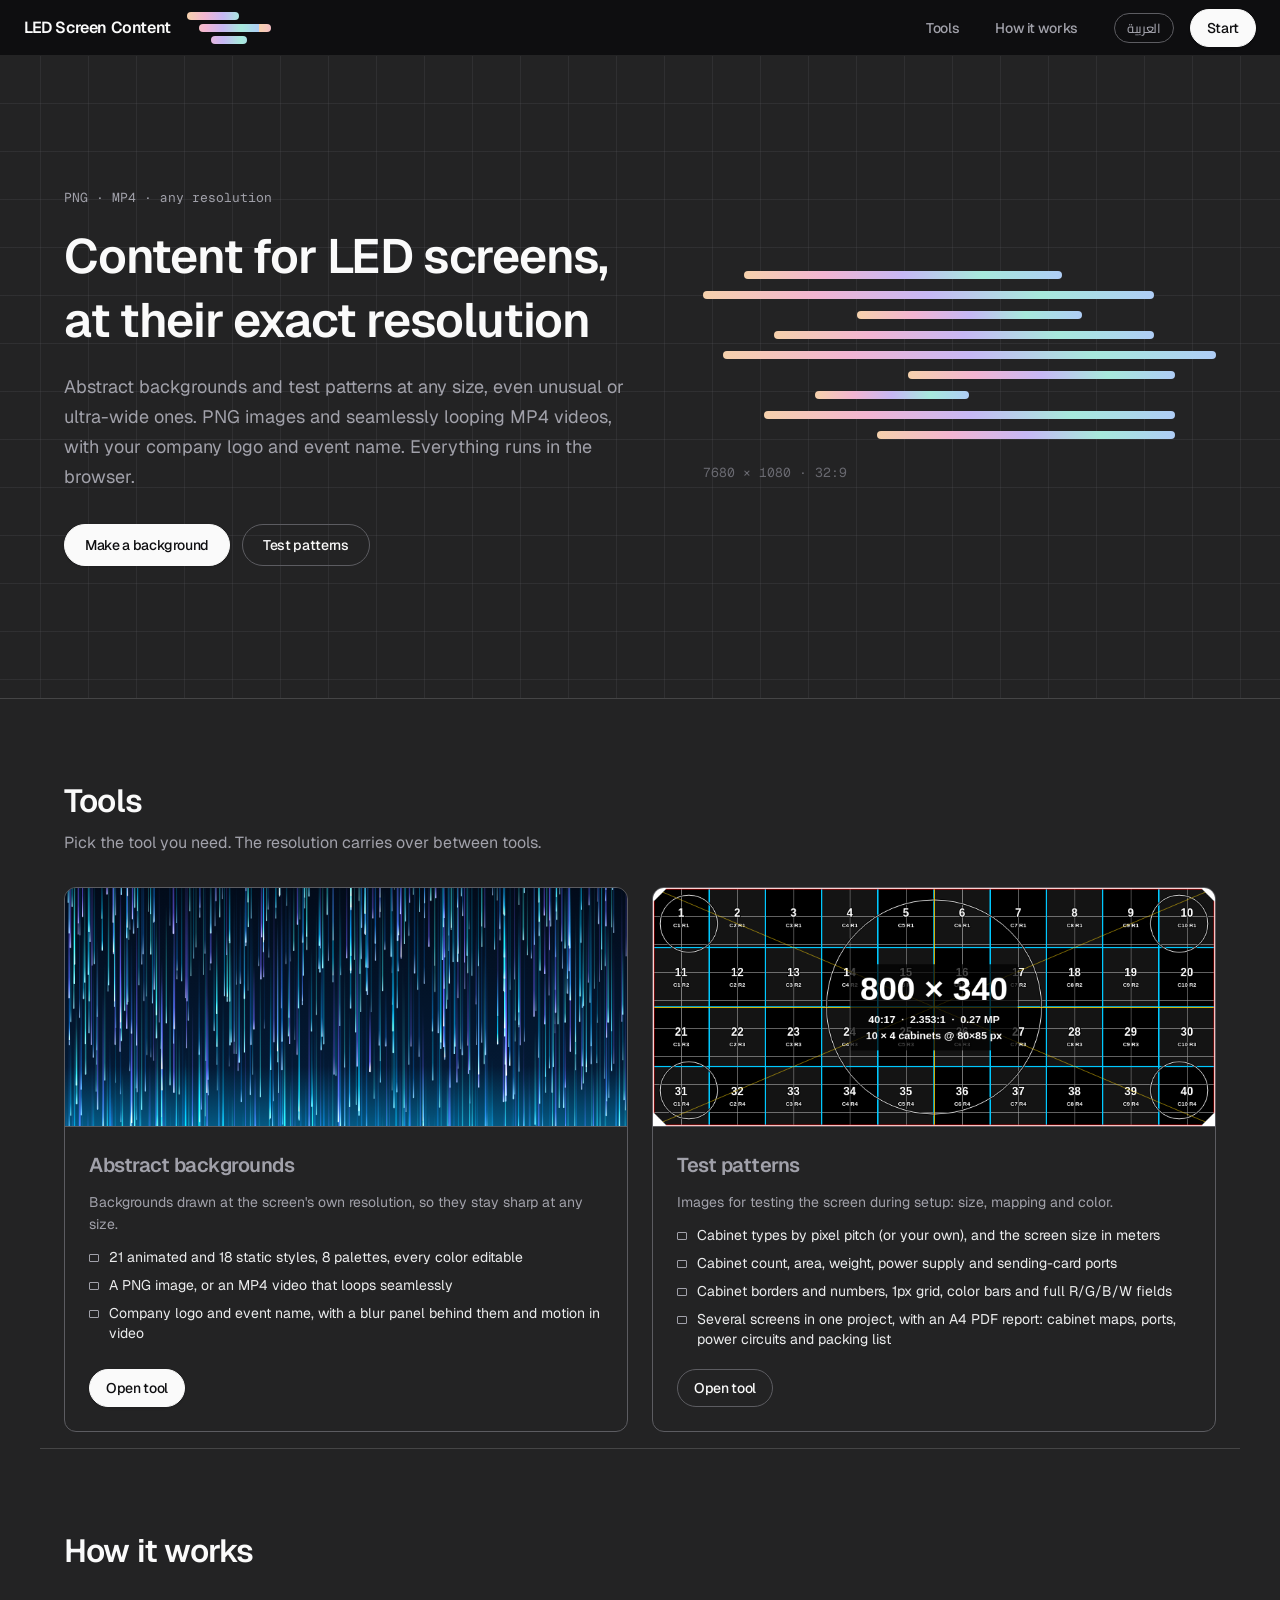
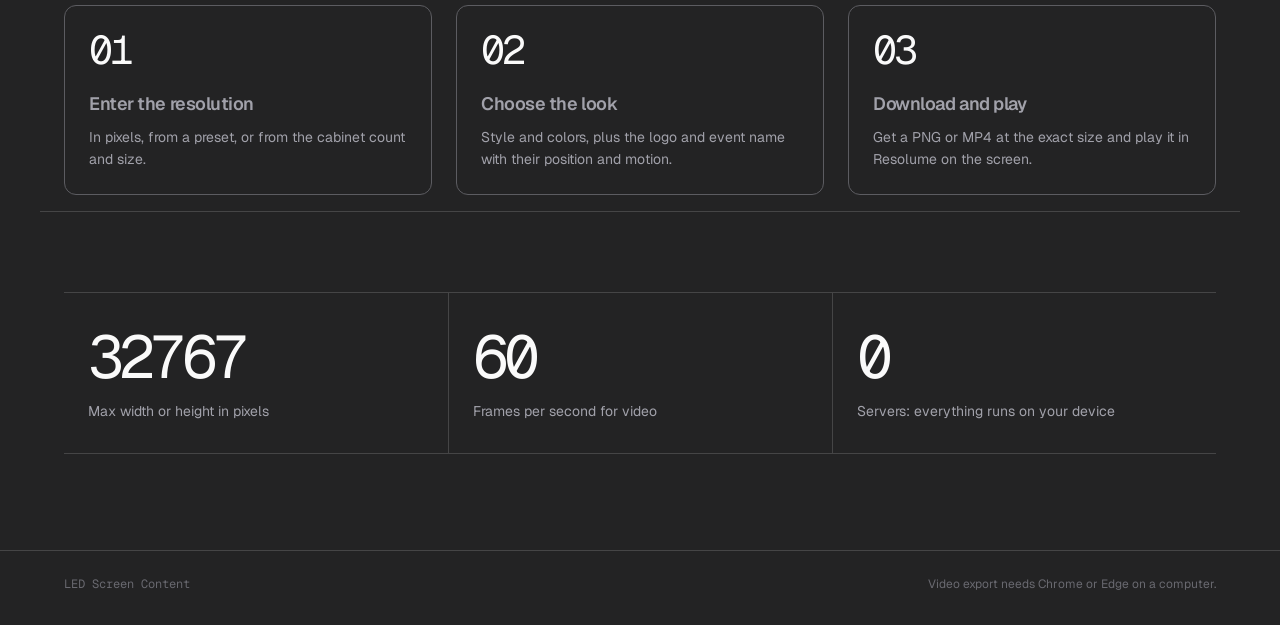
<file: index.html>
<!doctype html>
<html lang="en" dir="ltr">
<head>
  <meta charset="utf-8">
  <meta name="viewport" content="width=device-width, initial-scale=1">
  <title data-i18n="home.docTitle">LED Screen Content</title>
  <meta name="description" data-i18n-content="home.desc" content="Tools for making LED screen content at any resolution: abstract background images and videos, and test patterns.">
  <script>
    // links shared before the home page existed pointed at index.html with the
    // backgrounds settings in the hash: send them on to the backgrounds tool
    if (/(^#|&)(w|style|pal|cabOn)=/.test(location.hash)) location.replace('abstract.html' + location.hash);
  </script>
  <script src="i18n.js"></script>
  <link rel="preconnect" href="https://fonts.googleapis.com">
  <link rel="preconnect" href="https://fonts.gstatic.com" crossorigin>
  <link rel="stylesheet" href="https://fonts.googleapis.com/css2?family=Cairo:wght@400;500;600;700&family=Geist:wght@400;500;600;700&family=Geist+Mono:wght@400;500&display=swap">
  <link rel="stylesheet" href="style.css">
</head>
<body class="home">
  <header class="topbar">
    <a class="brand" href="index.html" aria-label="Home" data-i18n-aria="nav.home">
      <h1>LED Screen Content</h1>
      <span class="aurora" aria-hidden="true"><i></i><i></i><i></i></span>
    </a>
    <nav class="tabs" aria-label="Sections" data-i18n-aria="nav.sections">
      <a href="#tools" data-i18n="home.navTools">Tools</a>
      <a href="#how" data-i18n="home.navHow">How it works</a>
    </nav>
    <button type="button" class="lang-toggle" data-lang-toggle data-i18n="lang.toggle" data-i18n-aria="lang.toggleAria" aria-label="Switch to Arabic">العربية</button>
    <a class="pill pill-primary pill-sm nav-cta" href="abstract.html" data-i18n="home.start">Start</a>
  </header>

  <main>
    <section class="hero">
      <div class="container hero-inner">
        <div class="hero-copy">
          <p class="eyebrow mono">PNG · MP4 · any resolution</p>
          <h2 class="hero-title"><span data-i18n="home.h1a">Content for LED screens,</span><br><span data-i18n="home.h1b">at their exact resolution</span></h2>
          <p class="lede" data-i18n="home.lede">Abstract backgrounds and test patterns at any size, even unusual or ultra-wide ones. PNG images and seamlessly looping MP4 videos, with your company logo and event name. Everything runs in the browser.</p>
          <div class="cta-row">
            <a class="pill pill-primary" href="abstract.html" data-i18n="home.ctaBg">Make a background</a>
            <a class="pill pill-ghost" href="test-pattern.html" data-i18n="home.ctaTest">Test patterns</a>
          </div>
        </div>
        <div class="hero-art" aria-hidden="true">
          <div class="bars">
            <i style="--w:62%;--o:8%"></i>
            <i style="--w:88%;--o:0%"></i>
            <i style="--w:44%;--o:30%"></i>
            <i style="--w:74%;--o:14%"></i>
            <i style="--w:96%;--o:4%"></i>
            <i style="--w:52%;--o:40%"></i>
            <i style="--w:30%;--o:22%"></i>
            <i style="--w:80%;--o:12%"></i>
            <i style="--w:58%;--o:34%"></i>
          </div>
          <p class="art-label mono">7680 × 1080 · 32:9</p>
        </div>
      </div>
    </section>

    <section id="tools" class="container section">
      <div class="section-head">
        <h2 class="section-title" data-i18n="home.toolsTitle">Tools</h2>
        <p class="section-sub" data-i18n="home.toolsSub">Pick the tool you need. The resolution carries over between tools.</p>
      </div>
      <div class="tool-grid">
        <a class="tool-card" href="abstract.html">
          <canvas class="tool-preview" id="prevAbstract" width="800" height="340" dir="ltr"></canvas>
          <div class="tool-body">
            <h3 data-i18n="home.abTitle">Abstract backgrounds</h3>
            <p data-i18n="home.abDesc">Backgrounds drawn at the screen's own resolution, so they stay sharp at any size.</p>
            <ul class="feats">
              <li data-i18n="home.abF1" id="abF1">Animated and static styles, 8 palettes, every color editable</li>
              <li data-i18n="home.abF2">A PNG image, or an MP4 video that loops seamlessly</li>
              <li data-i18n="home.abF3">Company logo and event name, with a blur panel behind them and motion in video</li>
            </ul>
            <span class="pill pill-primary pill-sm" data-i18n="home.open">Open tool</span>
          </div>
        </a>
        <a class="tool-card" href="test-pattern.html">
          <canvas class="tool-preview" id="prevTest" width="800" height="340" dir="ltr"></canvas>
          <div class="tool-body">
            <h3 data-i18n="home.tpTitle">Test patterns</h3>
            <p data-i18n="home.tpDesc">Images for testing the screen during setup: size, mapping and color.</p>
            <ul class="feats">
              <li data-i18n="home.tpF1">Cabinet types by pixel pitch (or your own), and the screen size in meters</li>
              <li data-i18n="home.tpF2">Cabinet count, area, weight, power supply and sending-card ports</li>
              <li data-i18n="home.tpF3">Cabinet borders and numbers, 1px grid, color bars and full R/G/B/W fields</li>
              <li data-i18n="home.tpF4">Several screens in one project, with an A4 PDF report: cabinet maps, ports, power circuits and packing list</li>
            </ul>
            <span class="pill pill-ghost pill-sm" data-i18n="home.open">Open tool</span>
          </div>
        </a>
      </div>
    </section>

    <section id="how" class="container section">
      <div class="section-head">
        <h2 class="section-title" data-i18n="home.howTitle">How it works</h2>
      </div>
      <ol class="steps">
        <li class="step">
          <span class="step-num mono">01</span>
          <h3 data-i18n="home.s1">Enter the resolution</h3>
          <p data-i18n="home.s1d">In pixels, from a preset, or from the cabinet count and size.</p>
        </li>
        <li class="step">
          <span class="step-num mono">02</span>
          <h3 data-i18n="home.s2">Choose the look</h3>
          <p data-i18n="home.s2d">Style and colors, plus the logo and event name with their position and motion.</p>
        </li>
        <li class="step">
          <span class="step-num mono">03</span>
          <h3 data-i18n="home.s3">Download and play</h3>
          <p data-i18n="home.s3d">Get a PNG or MP4 at the exact size and play it in Resolume on the screen.</p>
        </li>
      </ol>
    </section>

    <section class="container section">
      <dl class="stats">
        <div class="stat"><dt class="stat-num mono">32767</dt><dd data-i18n="home.stat1">Max width or height in pixels</dd></div>
        <div class="stat"><dt class="stat-num mono">60</dt><dd data-i18n="home.stat2">Frames per second for video</dd></div>
        <div class="stat"><dt class="stat-num mono">0</dt><dd data-i18n="home.stat3">Servers: everything runs on your device</dd></div>
      </dl>
    </section>
  </main>

  <footer class="site-footer">
    <div class="container footer-inner">
      <span class="mono">LED Screen Content</span>
      <span data-i18n="home.footer">Video export needs Chrome or Edge on a computer.</span>
    </div>
  </footer>

  <script src="generators.js"></script>
  <script src="pattern.js"></script>
  <script src="home.js"></script>
</body>
</html>
</file>
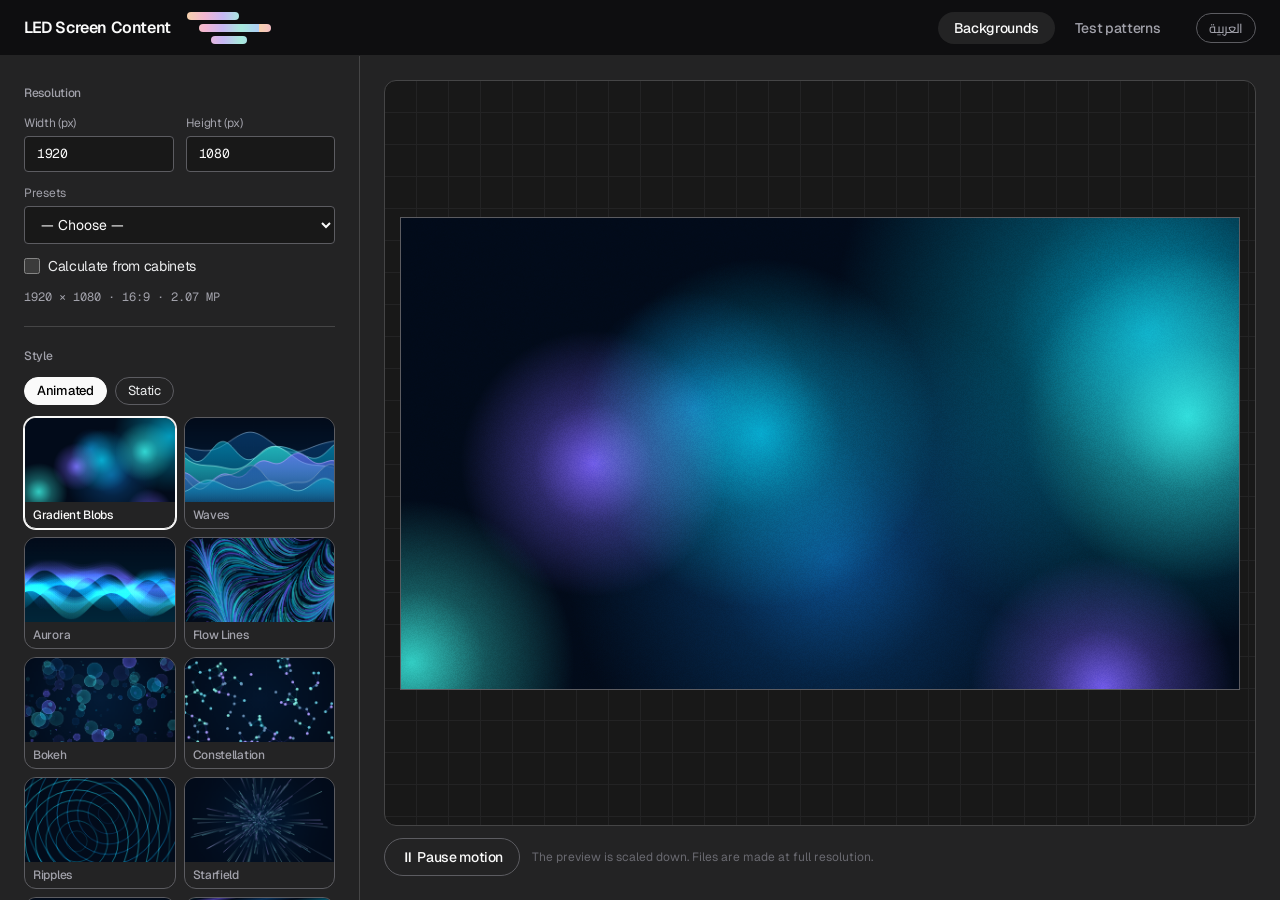
<file: abstract.html>
<!doctype html>
<html lang="en" dir="ltr">
<head>
  <meta charset="utf-8">
  <meta name="viewport" content="width=device-width, initial-scale=1">
  <title data-i18n="ab.docTitle">LED Abstract Backgrounds</title>
  <meta name="description" data-i18n-content="ab.desc" content="Abstract background images and videos for event screens at any resolution.">
  <script src="i18n.js"></script>
  <link rel="preconnect" href="https://fonts.googleapis.com">
  <link rel="preconnect" href="https://fonts.gstatic.com" crossorigin>
  <link rel="stylesheet" href="https://fonts.googleapis.com/css2?family=Almarai:wght@400;700;800&family=Cairo:wght@400;500;600;700;900&family=Geist:wght@400;500;600;700&family=Geist+Mono:wght@400;500&family=Montserrat:wght@400;700;900&family=Tajawal:wght@400;700;900&display=swap">
  <link rel="stylesheet" href="style.css">
</head>
<body>
  <header class="topbar">
    <a class="brand" href="index.html" aria-label="Home" data-i18n-aria="nav.home">
      <h1>LED Screen Content</h1>
      <span class="aurora" aria-hidden="true"><i></i><i></i><i></i></span>
    </a>
    <nav class="tabs" aria-label="Sections" data-i18n-aria="nav.sections">
      <a href="abstract.html" aria-current="page" data-i18n="nav.abstract">Backgrounds</a>
      <a href="test-pattern.html" id="otherTab" data-i18n="nav.test">Test patterns</a>
    </nav>
    <button type="button" class="lang-toggle" data-lang-toggle data-i18n="lang.toggle" data-i18n-aria="lang.toggleAria" aria-label="Switch to Arabic">العربية</button>
  </header>

  <main class="layout">
    <aside class="panel" id="controls">

      <section>
        <h2 data-i18n="res.title">Resolution</h2>
        <div class="row">
          <label><span data-i18n="res.w">Width (px)</span><input type="number" id="w" min="1" step="1" value="1920"></label>
          <label><span data-i18n="res.h">Height (px)</span><input type="number" id="h" min="1" step="1" value="1080"></label>
        </div>
        <label><span data-i18n="res.presets">Presets</span><select id="preset"></select></label>
        <label class="check"><input type="checkbox" id="cabOn"> <span data-i18n="res.cab">Calculate from cabinets</span></label>
        <div id="cabFields" class="cab-fields" hidden>
          <label><span data-i18n="panel.label">Cabinet type (pixel pitch)</span>
            <select id="panel"></select>
          </label>
          <div class="row btns cab-btns">
            <button type="button" id="cabAdd" class="ghost" data-i18n="cab.add">New cabinet type</button>
            <button type="button" id="cabDel" class="ghost" hidden data-i18n="cab.del">Delete this type</button>
          </div>
          <div id="cabForm" class="cab-form" hidden>
            <label><span data-i18n="ct.name">Name</span><input type="text" id="ctName" maxlength="40" placeholder="e.g. Absen PL2.5" data-i18n-ph="ct.namePh"></label>
            <div class="row">
              <label><span data-i18n="ct.mmW">Width (mm)</span><input type="number" id="ctMmW" min="1" step="0.1"></label>
              <label><span data-i18n="ct.mmH">Height (mm)</span><input type="number" id="ctMmH" min="1" step="0.1"></label>
            </div>
            <div class="row">
              <label><span data-i18n="cab.w">Cabinet width (px)</span><input type="number" id="ctPxW" min="1"></label>
              <label><span data-i18n="cab.h">Cabinet height (px)</span><input type="number" id="ctPxH" min="1"></label>
            </div>
            <div class="row">
              <label><span data-i18n="cab.kg">Weight per cabinet (kg)</span><input type="number" id="ctKg" min="0" step="0.1"></label>
              <label><span data-i18n="cab.watt">Max power per cabinet (W)</span><input type="number" id="ctWatt" min="0"></label>
            </div>
            <div class="row btns">
              <button type="button" id="ctSave" data-i18n="ct.save">Save type</button>
              <button type="button" id="ctCancel" class="ghost" data-i18n="ct.cancel">Cancel</button>
            </div>
            <p class="physical err" id="ctMsg" role="status"></p>
          </div>
                    <div class="row">
              <label><span data-i18n="scr.w">Screen width (m)</span><input type="number" id="scrW" min="0" step="0.01" inputmode="decimal"></label>
              <label><span data-i18n="scr.h">Screen height (m)</span><input type="number" id="scrH" min="0" step="0.01" inputmode="decimal"></label>
            </div>
            <p class="physical scr-note" id="scrNote" data-i18n="scr.needPanel" hidden>Choose a cabinet type to enter the screen size in meters.</p>
            <div class="row">
              <label><span data-i18n="cab.cols">Columns</span><input type="number" id="cabCols" min="1" value="12"></label>
              <label><span data-i18n="cab.rows">Rows</span><input type="number" id="cabRows" min="1" value="4"></label>
            </div>
            <div class="row">
              <label><span data-i18n="cab.w">Cabinet width (px)</span><input type="number" id="cabW" min="1" value="192"></label>
              <label><span data-i18n="cab.h">Cabinet height (px)</span><input type="number" id="cabH" min="1" value="192"></label>
            </div>
            <div class="row">
              <label><span data-i18n="cab.kg">Weight per cabinet (kg)</span><input type="number" id="cabKg" min="0" step="0.1" value="7.5"></label>
              <label><span data-i18n="cab.watt">Max power per cabinet (W)</span><input type="number" id="cabWatt" min="0" value="180"></label>
            </div>
        </div>
        <div class="summary" id="summary" hidden></div>
        <p class="meta" id="meta"></p>
        <p class="warn" id="warn" hidden></p>
      </section>

      <section>
        <h2 data-i18n="ab.style">Style</h2>
        <div class="seg kind-seg" id="kindSeg" role="radiogroup" aria-label="Style type" data-i18n-aria="ab.kindAria">
          <label><input type="radio" name="kind" value="animated" checked><span data-i18n="ab.kindAnimated">Animated</span></label>
          <label><input type="radio" name="kind" value="static"><span data-i18n="ab.kindStatic">Static</span></label>
        </div>
        <div class="styles" id="styles"></div>
        <p class="note" id="kindNote" hidden></p>
      </section>

      <section>
        <h2 data-i18n="ab.colors">Colors</h2>
        <div class="palettes" id="palettes"></div>
        <div class="colors" id="colors" dir="ltr">
          <input type="color" data-i="0" aria-label="Background color" data-i18n-aria="ab.colorBg">
          <input type="color" data-i="1" aria-label="Color 1" data-i18n-aria="ab.color1">
          <input type="color" data-i="2" aria-label="Color 2" data-i18n-aria="ab.color2">
          <input type="color" data-i="3" aria-label="Color 3" data-i18n-aria="ab.color3">
          <input type="color" data-i="4" aria-label="Color 4" data-i18n-aria="ab.color4">
        </div>
        <p class="note" data-i18n="ab.firstBg">The first color is the background.</p>
      </section>

      <section>
        <h2 data-i18n="ab.shape">Shape</h2>
        <button type="button" id="reseed" class="ghost wide" data-i18n="ab.reseed">🎲 New layout</button>
        <label><span data-i18n="ab.density">Density</span>
          <input type="range" id="density" min="0" max="1" step="0.05" value="0.5">
        </label>
        <div id="staticOpts" hidden>
          <label><span data-i18n="ab.scale">Size of shapes</span>
            <input type="range" id="scale" min="0" max="1" step="0.05" value="0.5">
          </label>
          <label><span data-i18n="ab.glow">Light</span>
            <input type="range" id="glow" min="0" max="1" step="0.05" value="0.5">
          </label>
        </div>
        <label class="check"><input type="checkbox" id="grain" checked> <span data-i18n="ab.grain">Light grain (reduces banding on the screen)</span></label>
      </section>

      <section>
        <h2 data-i18n="ab.logo">Company logo</h2>
        <label class="drop" id="logoDrop">
          <input type="file" id="logoFile" accept=".svg,.png,.webp,.jpg,.jpeg,image/svg+xml,image/png,image/webp,image/jpeg">
          <span id="logoDropText">Choose an SVG or PNG file, or drop it here</span>
        </label>
        <div id="logoControls" hidden>
          <div class="logo-head">
            <img id="logoThumb" alt="">
            <div class="grow">
              <div id="logoName" class="logo-name"></div>
              <div id="logoPx" class="note"></div>
            </div>
            <button type="button" id="logoRemove" class="ghost small" data-i18n="ab.remove">Remove</button>
          </div>
          <p class="warn" id="logoWarn" hidden></p>
          <label><span data-i18n="ab.sizeOfH">Size (of screen height)</span> <output id="logoSizeOut"></output>
            <input type="range" id="logoSize" min="0.03" max="1" step="0.01" value="0.25">
          </label>
          <div class="pos-wrap">
            <div class="pos-grid" id="logoPos" dir="ltr" role="group" aria-label="Logo position" data-i18n-aria="ab.logoPos">
              <button type="button" data-a="tl" aria-label="Top left" data-i18n-aria="pos.tl">↖</button>
              <button type="button" data-a="t" aria-label="Top" data-i18n-aria="pos.t">↑</button>
              <button type="button" data-a="tr" aria-label="Top right" data-i18n-aria="pos.tr">↗</button>
              <button type="button" data-a="l" aria-label="Left" data-i18n-aria="pos.l">←</button>
              <button type="button" data-a="c" aria-label="Center" data-i18n-aria="pos.c">●</button>
              <button type="button" data-a="r" aria-label="Right" data-i18n-aria="pos.r">→</button>
              <button type="button" data-a="bl" aria-label="Bottom left" data-i18n-aria="pos.bl">↙</button>
              <button type="button" data-a="b" aria-label="Bottom" data-i18n-aria="pos.b">↓</button>
              <button type="button" data-a="br" aria-label="Bottom right" data-i18n-aria="pos.br">↘</button>
            </div>
            <p class="note" data-i18n="ab.logoDragHint">Pick a position, or drag the logo on the preview.</p>
          </div>
          <label><span data-i18n="ab.margin">Distance from edge</span>
            <input type="range" id="logoMargin" min="0" max="0.25" step="0.005" value="0.05">
          </label>
          <label><span data-i18n="ab.opacity">Opacity</span>
            <input type="range" id="logoOpacity" min="0.1" max="1" step="0.05" value="1">
          </label>
          <label><span data-i18n="bd.panel">Glass panel behind</span>
            <select id="logoBd">
              <option value="off" data-i18n="bd.off">Off</option>
              <option value="box" data-i18n="bd.box">Around it</option>
              <option value="band" data-i18n="bd.band">Full-width band</option>
            </select>
          </label>
          <div id="logoBdOpts" class="bd-opts" hidden>
            <label><span data-i18n="bd.blur">Blur</span><input type="range" id="logoBlur" min="0" max="1" step="0.05"></label>
            <label><span data-i18n="bd.dim">Darken</span><input type="range" id="logoDim" min="0" max="1" step="0.05"></label>
            <label><span data-i18n="bd.shine">Glass shine</span><input type="range" id="logoShine" min="0" max="1" step="0.05"></label>
            <div class="row">
              <label><span data-i18n="bd.fade">Fade out</span>
                <select id="logoFade">
                  <option value="none" data-i18n="bd.fNone">No fade</option>
                  <option value="all" data-i18n="bd.fAll">All edges</option>
                  <option value="t" data-i18n="bd.fT">Top</option>
                  <option value="b" data-i18n="bd.fB">Bottom</option>
                  <option value="l" data-i18n="bd.fL">Left</option>
                  <option value="r" data-i18n="bd.fR">Right</option>
                  <option value="tb" data-i18n="bd.fTB">Top and bottom</option>
                  <option value="lr" data-i18n="bd.fLR">Left and right</option>
                </select>
              </label>
              <label><span data-i18n="bd.fadeSize">Fade size</span><input type="range" id="logoFadeSize" min="0" max="1" step="0.05"></label>
            </div>
          </div>
          <label><span data-i18n="ab.motion">Motion in video</span><select id="logoAnim"></select></label>
        </div>
      </section>

      <section>
        <h2 data-i18n="ab.event">Event name</h2>
        <label><span data-i18n="ab.mainText">Main text</span><input type="text" id="textTitle" maxlength="200" placeholder="e.g. Innovation Summit 2026" data-i18n-ph="ab.mainPh"></label>
        <label><span data-i18n="ab.sub">Second line (optional)</span><input type="text" id="textSub" maxlength="200" placeholder="e.g. Cairo · 20 November" data-i18n-ph="ab.subPh"></label>
        <div id="textOptions" hidden>
          <div class="row">
            <label><span data-i18n="ab.font">Font</span><select id="textFont"></select></label>
            <label><span data-i18n="ab.weight">Weight</span>
              <select id="textWeight">
                <option value="400" data-i18n="ab.wRegular">Regular</option>
                <option value="700" selected>Bold</option>
                <option value="900">Black</option>
              </select>
            </label>
          </div>
          <label><span data-i18n="ab.sizeOfH">Size (of screen height)</span> <output id="textSizeOut"></output>
            <input type="range" id="textSize" min="0.02" max="0.6" step="0.005" value="0.12">
          </label>
          <div class="pos-wrap">
            <div class="pos-grid" id="textPos" dir="ltr" role="group" aria-label="Text position" data-i18n-aria="ab.textPos">
              <button type="button" data-a="tl" aria-label="Top left" data-i18n-aria="pos.tl">↖</button>
              <button type="button" data-a="t" aria-label="Top" data-i18n-aria="pos.t">↑</button>
              <button type="button" data-a="tr" aria-label="Top right" data-i18n-aria="pos.tr">↗</button>
              <button type="button" data-a="l" aria-label="Left" data-i18n-aria="pos.l">←</button>
              <button type="button" data-a="c" aria-label="Center" data-i18n-aria="pos.c">●</button>
              <button type="button" data-a="r" aria-label="Right" data-i18n-aria="pos.r">→</button>
              <button type="button" data-a="bl" aria-label="Bottom left" data-i18n-aria="pos.bl">↙</button>
              <button type="button" data-a="b" aria-label="Bottom" data-i18n-aria="pos.b">↓</button>
              <button type="button" data-a="br" aria-label="Bottom right" data-i18n-aria="pos.br">↘</button>
            </div>
            <p class="note" data-i18n="ab.textDragHint">Pick a position, or drag the text on the preview.</p>
          </div>
          <label><span data-i18n="ab.margin">Distance from edge</span>
            <input type="range" id="textMargin" min="0" max="0.25" step="0.005" value="0.05">
          </label>
          <div class="row text-row">
            <label class="inline"><span data-i18n="ab.color">Color</span> <input type="color" id="textColor" value="#ffffff"></label>
            <label class="check"><input type="checkbox" id="textShadow" checked> <span data-i18n="ab.shadow">Soft shadow</span></label>
          </div>
          <label><span data-i18n="bd.panel">Glass panel behind</span>
            <select id="textBd">
              <option value="off" data-i18n="bd.off">Off</option>
              <option value="box" data-i18n="bd.box">Around it</option>
              <option value="band" data-i18n="bd.band">Full-width band</option>
            </select>
          </label>
          <div id="textBdOpts" class="bd-opts" hidden>
            <label><span data-i18n="bd.blur">Blur</span><input type="range" id="textBlur" min="0" max="1" step="0.05"></label>
            <label><span data-i18n="bd.dim">Darken</span><input type="range" id="textDim" min="0" max="1" step="0.05"></label>
            <label><span data-i18n="bd.shine">Glass shine</span><input type="range" id="textShine" min="0" max="1" step="0.05"></label>
            <div class="row">
              <label><span data-i18n="bd.fade">Fade out</span>
                <select id="textFade">
                  <option value="none" data-i18n="bd.fNone">No fade</option>
                  <option value="all" data-i18n="bd.fAll">All edges</option>
                  <option value="t" data-i18n="bd.fT">Top</option>
                  <option value="b" data-i18n="bd.fB">Bottom</option>
                  <option value="l" data-i18n="bd.fL">Left</option>
                  <option value="r" data-i18n="bd.fR">Right</option>
                  <option value="tb" data-i18n="bd.fTB">Top and bottom</option>
                  <option value="lr" data-i18n="bd.fLR">Left and right</option>
                </select>
              </label>
              <label><span data-i18n="bd.fadeSize">Fade size</span><input type="range" id="textFadeSize" min="0" max="1" step="0.05"></label>
            </div>
          </div>
          <label><span data-i18n="ab.motion">Motion in video</span><select id="textAnim"></select></label>
          <p class="note" data-i18n="ab.motionNote">Motion shows in the video and in the preview while it plays. PNG images are exported without motion.</p>
        </div>
      </section>

      <section>
        <h2 data-i18n="ab.motionTitle">Motion (for video)</h2>
        <label><span data-i18n="ab.speed">Speed</span>
          <input type="range" id="speed" min="1" max="4" step="1" value="1">
        </label>
        <div class="row">
          <label><span data-i18n="ab.duration">Duration</span>
            <select id="secs">
              <option value="10" data-i18n="ab.s10">10 seconds</option>
              <option value="15" data-i18n="ab.s15">15 seconds</option>
              <option value="30" data-i18n="ab.s30" selected>30 seconds</option>
              <option value="60" data-i18n="ab.s60">60 seconds</option>
            </select>
          </label>
          <label>FPS
            <select id="fps">
              <option>25</option>
              <option selected>30</option>
              <option>50</option>
              <option>60</option>
            </select>
          </label>
        </div>
        <label><span data-i18n="ab.vq">Video quality</span>
          <select id="vq">
            <option value="std" data-i18n="ab.vqStd">Standard (smaller file)</option>
            <option value="high" data-i18n="ab.vqHigh" selected>High</option>
            <option value="max" data-i18n="ab.vqMax">Maximum (big file)</option>
          </select>
        </label>
        <p class="note" data-i18n="ab.vqNote">Thin lines, rain and stars need High or Maximum; smooth gradients look fine at Standard.</p>
        <p class="note" data-i18n="ab.loopNote">The video loops seamlessly: the last frame flows into the first.</p>
      </section>

      <section>
        <h2 data-i18n="ss.title">Screensaver</h2>
        <p class="note" data-i18n="ss.intro">Play this background live and full screen on any computer, at its own resolution, with no file to download.</p>
        <div class="row btns ss-btns">
          <a class="pill pill-ghost pill-sm" id="ssOpen" href="screensaver.html" target="_blank" rel="noopener" data-i18n="ss.open">Open full screen</a>
          <button type="button" class="ghost" id="ssCopy" data-i18n="ss.copy">Copy screensaver link</button>
        </div>
        <details class="howto">
          <summary data-i18n="ss.how">Set it as the screensaver</summary>
          <h3>Windows</h3>
          <ol>
            <li><span data-i18n="ss.win1">Install Lively Wallpaper (free, open source):</span> <a href="https://github.com/rocksdanister/lively" target="_blank" rel="noopener">github.com/rocksdanister/lively</a></li>
            <li data-i18n="ss.win2">In Lively, add a wallpaper and paste the screensaver link.</li>
            <li data-i18n="ss.win3">Open Lively's Settings → Screensaver and follow the steps.</li>
          </ol>
          <h3>Mac</h3>
          <ol>
            <li><span data-i18n="ss.mac1">Install WebViewScreenSaver (free, open source):</span> <a href="https://github.com/liquidx/webviewscreensaver" target="_blank" rel="noopener">github.com/liquidx/webviewscreensaver</a></li>
            <li data-i18n="ss.mac2">Open System Settings → Screen Saver and choose WebViewScreenSaver.</li>
            <li data-i18n="ss.mac3">Open its Options and add the screensaver link.</li>
          </ol>
          <h3 data-i18n="ss.stillTitle">Still image, no extra app</h3>
          <p data-i18n="ss.still">Download a PNG at your screen size (preset “This screen”), put it in a folder, and choose that folder in the built-in Photos screensaver on Windows or a photo screensaver on Mac.</p>
          <p class="note" data-i18n="ss.logoNote">The event name is part of the link. The logo is saved in this browser only, so screensaver apps won't show it.</p>
        </details>
      </section>

      <section class="actions">
        <button type="button" id="dlPng" class="primary" data-i18n="ab.dlPng">Download PNG image</button>
        <button type="button" id="dlMp4" class="primary alt" data-i18n="ab.dlMp4">Download MP4 video</button>
        <p class="warn" id="logoWarnShort" hidden></p>
        <p class="note" id="videoInfo"></p>
        <div class="progress" id="progress" hidden>
          <div class="bar"><span id="bar"></span></div>
          <div class="row">
            <span id="progressText" class="grow"></span>
            <button type="button" id="cancel" class="ghost" data-i18n="ab.cancel">Cancel</button>
          </div>
        </div>
        <p class="status" id="status" role="status"></p>
      </section>
    </aside>

    <section class="stage">
      <div class="canvas-wrap" id="wrap">
        <canvas id="canvas" dir="ltr"></canvas>
      </div>
      <div class="stage-bar">
        <button type="button" id="play" class="ghost">⏸ Pause motion</button>
        <span class="hint" id="hint" data-i18n="ab.hint">The preview is scaled down. Files are made at full resolution.</span>
      </div>
    </section>
  </main>

  <script src="save.js"></script>
  <script src="vendor/mp4-muxer.js"></script>
  <script src="generators.js"></script>
  <script src="logo.js"></script>
  <script src="text.js"></script>
  <script src="anim.js"></script>
  <script src="backdrop.js"></script>
  <script src="video.js"></script>
  <script src="cabinets.js"></script>
  <script src="abstract.js"></script>
</body>
</html>
</file>
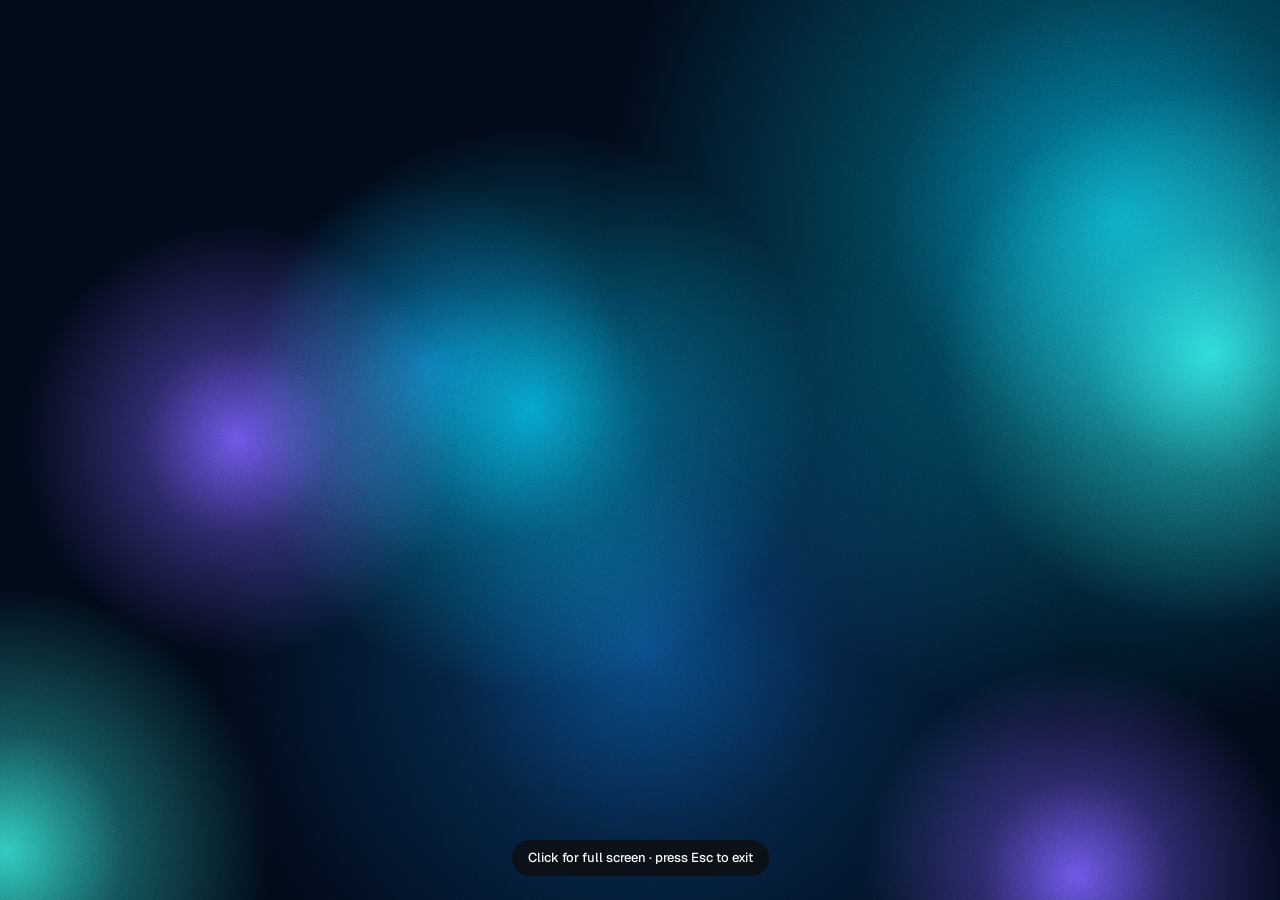
<file: screensaver.html>
<!doctype html>
<html lang="en" dir="ltr">
<head>
  <meta charset="utf-8">
  <meta name="viewport" content="width=device-width, initial-scale=1">
  <title>LED Screen Content — Screensaver</title>
  <meta name="description" content="A full-screen, endlessly looping abstract background for use as a screensaver.">
  <meta name="robots" content="noindex">
  <script src="i18n.js"></script>
  <link rel="preconnect" href="https://fonts.googleapis.com">
  <link rel="preconnect" href="https://fonts.gstatic.com" crossorigin>
  <link rel="stylesheet" href="https://fonts.googleapis.com/css2?family=Almarai:wght@400;700;800&family=Cairo:wght@400;700;900&family=Montserrat:wght@400;700;900&family=Tajawal:wght@400;700;900&family=Geist:wght@400;500&display=swap">
  <style>
    :root { color-scheme: dark; }
    html, body { margin: 0; height: 100%; background: #000; overflow: hidden; }
    body { cursor: none; }
    canvas { display: block; width: 100vw; height: 100vh; }
    .hint {
      position: fixed; inset: auto 0 24px 0; margin: 0 auto; width: max-content; max-width: calc(100vw - 32px);
      padding: 8px 16px; border-radius: 9999px; background: rgba(14, 14, 16, .8); color: #fafafa;
      font: 500 13px/20px "Geist", "Cairo", system-ui, sans-serif; text-align: center;
      transition: opacity .6s; pointer-events: none;
    }
    .hint.gone { opacity: 0; }
  </style>
</head>
<body>
  <canvas id="c" dir="ltr"></canvas>
  <p class="hint" id="hint" data-i18n="ss.pageHint">Click for full screen · press Esc to exit</p>
  <script src="generators.js"></script>
  <script src="logo.js"></script>
  <script src="text.js"></script>
  <script src="anim.js"></script>
  <script src="backdrop.js"></script>
  <script src="screensaver.js"></script>
</body>
</html>
</file>
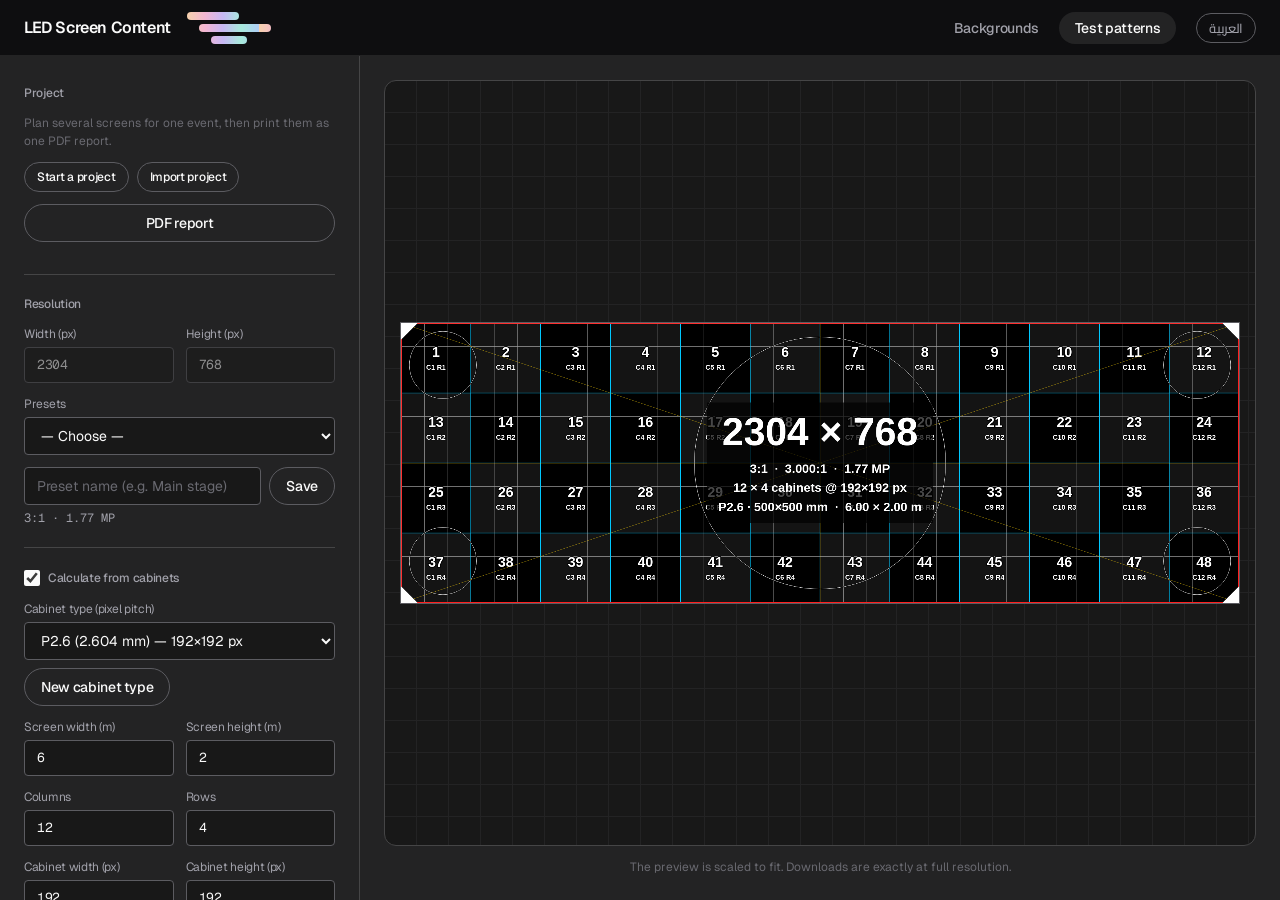
<file: test-pattern.html>
<!doctype html>
<html lang="en" dir="ltr">
<head>
  <meta charset="utf-8">
  <meta name="viewport" content="width=device-width, initial-scale=1">
  <title data-i18n="tp.docTitle">LED Test Pattern</title>
  <meta name="description" data-i18n-content="tp.desc" content="Test-pattern generator for event screens at any resolution.">
  <script src="i18n.js"></script>
  <link rel="preconnect" href="https://fonts.googleapis.com">
  <link rel="preconnect" href="https://fonts.gstatic.com" crossorigin>
  <link rel="stylesheet" href="https://fonts.googleapis.com/css2?family=Cairo:wght@400;500;600;700&family=Geist:wght@400;500;600;700&family=Geist+Mono:wght@400;500&display=swap">
  <link rel="stylesheet" href="style.css">
</head>
<body>
  <header class="topbar">
    <a class="brand" href="index.html" aria-label="Home" data-i18n-aria="nav.home">
      <h1>LED Screen Content</h1>
      <span class="aurora" aria-hidden="true"><i></i><i></i><i></i></span>
    </a>
    <nav class="tabs" aria-label="Sections" data-i18n-aria="nav.sections">
      <a href="abstract.html" id="otherTab" data-i18n="nav.abstract">Backgrounds</a>
      <a href="test-pattern.html" aria-current="page" data-i18n="nav.test">Test patterns</a>
    </nav>
    <button type="button" class="lang-toggle" data-lang-toggle data-i18n="lang.toggle" data-i18n-aria="lang.toggleAria" aria-label="Switch to Arabic">العربية</button>
  </header>

  <main class="layout">
    <aside class="panel" id="controls">

      <section id="project" class="project">
        <h2 data-i18n="pj.title">Project</h2>
        <div id="pjNone">
          <p class="note pj-intro" data-i18n="pj.intro">Plan several screens for one event, then print them as one PDF report.</p>
          <div class="row btns">
            <button type="button" id="pjStart" class="ghost small" data-i18n="pj.start">Start a project</button>
            <button type="button" class="ghost small" data-pj-import data-i18n="pj.import">Import project</button>
          </div>
        </div>
        <div id="pjOn" hidden>
          <label><span data-i18n="pj.name">Project name</span><input type="text" id="pjName" maxlength="120" autocomplete="off"></label>
          <div class="pj-head">
            <span id="pjCount" class="pj-count"></span>
            <span class="pj-move">
              <button type="button" id="pjUp" class="ghost small" aria-label="Move up" data-i18n-aria="pj.up" data-i18n-title="pj.up" title="Move up">↑</button>
              <button type="button" id="pjDown" class="ghost small" aria-label="Move down" data-i18n-aria="pj.down" data-i18n-title="pj.down" title="Move down">↓</button>
            </span>
          </div>
          <div class="pj-list" id="pjList" role="group" aria-label="Screens" data-i18n-aria="pj.screens"></div>
          <div class="pj-tools">
            <button type="button" id="pjAdd" class="ghost small" data-i18n="pj.add">Add screen</button>
            <button type="button" id="pjDup" class="ghost small" data-i18n="pj.dup">Duplicate</button>
            <button type="button" id="pjDel" class="ghost small" data-i18n="pj.del">Delete</button>
          </div>
          <label><span data-i18n="pj.screenName">Name of this screen</span><input type="text" id="pjScreen" maxlength="80" autocomplete="off"></label>
          <div class="row btns pj-file">
            <button type="button" id="pjExport" class="ghost small" data-i18n="pj.export">Export project</button>
            <button type="button" class="ghost small" data-pj-import data-i18n="pj.import">Import project</button>
            <button type="button" id="pjClose" class="ghost small" data-i18n="pj.close">Delete project</button>
          </div>
        </div>
        <button type="button" id="pjReport" class="ghost wide pj-report" data-i18n="pj.report">PDF report</button>
        <input type="file" id="pjFile" accept=".json,application/json" hidden>
        <p class="status pj-msg" id="pjMsg" role="status"></p>
      </section>

      <section>
        <h2 data-i18n="res.title">Resolution</h2>
        <div class="row">
          <label><span data-i18n="res.w">Width (px)</span><input type="number" id="w" min="1" step="1" value="1920"></label>
          <label><span data-i18n="res.h">Height (px)</span><input type="number" id="h" min="1" step="1" value="1080"></label>
        </div>
        <div class="row">
          <label class="grow"><span data-i18n="res.presets">Presets</span>
            <select id="preset"></select>
          </label>
        </div>
        <div class="row btns">
          <input type="text" id="presetName" class="grow" placeholder="Preset name (e.g. Main stage)" data-i18n-ph="tp.presetPh" aria-label="Preset name" data-i18n-aria="tp.presetAria">
          <button type="button" id="savePreset" class="ghost" data-i18n="tp.save">Save</button>
          <button type="button" id="deletePreset" class="ghost" hidden data-i18n="tp.delete">Delete preset</button>
        </div>
        <p class="meta" id="meta"></p>
        <p class="warn" id="warn" hidden></p>
      </section>

      <section>
        <h2>
          <label class="check"><input type="checkbox" id="cabOn" checked> <span data-i18n="res.cab">Calculate from cabinets</span></label>
        </h2>
        <label><span data-i18n="panel.label">Cabinet type (pixel pitch)</span>
          <select id="panel"></select>
        </label>
        <div class="row btns cab-btns">
          <button type="button" id="cabAdd" class="ghost" data-i18n="cab.add">New cabinet type</button>
          <button type="button" id="cabDel" class="ghost" hidden data-i18n="cab.del">Delete this type</button>
        </div>
        <div id="cabForm" class="cab-form" hidden>
          <label><span data-i18n="ct.name">Name</span><input type="text" id="ctName" maxlength="40" placeholder="e.g. Absen PL2.5" data-i18n-ph="ct.namePh"></label>
          <div class="row">
            <label><span data-i18n="ct.mmW">Width (mm)</span><input type="number" id="ctMmW" min="1" step="0.1"></label>
            <label><span data-i18n="ct.mmH">Height (mm)</span><input type="number" id="ctMmH" min="1" step="0.1"></label>
          </div>
          <div class="row">
            <label><span data-i18n="cab.w">Cabinet width (px)</span><input type="number" id="ctPxW" min="1"></label>
            <label><span data-i18n="cab.h">Cabinet height (px)</span><input type="number" id="ctPxH" min="1"></label>
          </div>
          <div class="row">
            <label><span data-i18n="cab.kg">Weight per cabinet (kg)</span><input type="number" id="ctKg" min="0" step="0.1"></label>
            <label><span data-i18n="cab.watt">Max power per cabinet (W)</span><input type="number" id="ctWatt" min="0"></label>
          </div>
          <div class="row btns">
            <button type="button" id="ctSave" data-i18n="ct.save">Save type</button>
            <button type="button" id="ctCancel" class="ghost" data-i18n="ct.cancel">Cancel</button>
          </div>
          <p class="physical err" id="ctMsg" role="status"></p>
        </div>
        <div id="cabFields" class="cab-fields">
          <div class="row">
            <label><span data-i18n="scr.w">Screen width (m)</span><input type="number" id="scrW" min="0" step="0.01" inputmode="decimal"></label>
            <label><span data-i18n="scr.h">Screen height (m)</span><input type="number" id="scrH" min="0" step="0.01" inputmode="decimal"></label>
          </div>
          <p class="physical scr-note" id="scrNote" data-i18n="scr.needPanel" hidden>Choose a cabinet type to enter the screen size in meters.</p>
          <div class="row">
            <label><span data-i18n="cab.cols">Columns</span><input type="number" id="cabCols" min="1" value="12"></label>
            <label><span data-i18n="cab.rows">Rows</span><input type="number" id="cabRows" min="1" value="4"></label>
          </div>
          <div class="row">
            <label><span data-i18n="cab.w">Cabinet width (px)</span><input type="number" id="cabW" min="1" value="192"></label>
            <label><span data-i18n="cab.h">Cabinet height (px)</span><input type="number" id="cabH" min="1" value="192"></label>
          </div>
          <div class="row">
            <label><span data-i18n="cab.kg">Weight per cabinet (kg)</span><input type="number" id="cabKg" min="0" step="0.1" value="7.5"></label>
            <label><span data-i18n="cab.watt">Max power per cabinet (W)</span><input type="number" id="cabWatt" min="0" value="180"></label>
          </div>
          <label class="check"><input type="checkbox" id="cabinets" checked> <span data-i18n="tp.drawCab">Draw cabinet borders and numbers</span></label>
          <div class="row">
            <label><span data-i18n="port.label">Sending-card ports on the image</span>
              <select id="ports">
                <option value="off" data-i18n="port.off">Off</option>
                <option value="rows" data-i18n="port.rows">Horizontal (by rows)</option>
                <option value="cols" data-i18n="port.cols">Vertical (by columns)</option>
              </select>
            </label>
            <label><span data-i18n="port.px">Pixels per port</span><input type="number" id="portPx" min="1" value="655360"></label>
          </div>
        </div>
        <div class="summary" id="summary" hidden></div>
      </section>

      <section>
        <h2 data-i18n="tp.bg">Background</h2>
        <div class="seg" id="bgSeg">
          <label><input type="radio" name="bg" value="black" checked><span data-i18n="bg.black">Black</span></label>
          <label><input type="radio" name="bg" value="solid"><span data-i18n="bg.solid">Color</span></label>
          <label><input type="radio" name="bg" value="bars"><span data-i18n="bg.bars">Color bars</span></label>
          <label><input type="radio" name="bg" value="gray"><span data-i18n="bg.gray">Gray ramp</span></label>
          <label><input type="radio" name="bg" value="rgb"><span data-i18n="bg.rgb">RGB ramp</span></label>
        </div>
        <label class="inline" id="solidWrap"><span data-i18n="tp.bgColor">Background color</span> <input type="color" id="solid" value="#1a2440"></label>
      </section>

      <section>
        <h2 data-i18n="tp.elements">Elements</h2>
        <label class="check"><input type="checkbox" id="grid" checked> <span data-i18n="tp.gridEvery">Grid every</span>
          <input type="number" id="gridStep" min="2" value="64" class="tiny"> px</label>
        <label class="check"><input type="checkbox" id="circles" checked> <span data-i18n="tp.circles">Circles (to check the aspect ratio)</span></label>
        <label class="check"><input type="checkbox" id="cross" checked> <span data-i18n="tp.cross">Crosshair and diagonals</span></label>
        <label class="check"><input type="checkbox" id="border" checked> <span data-i18n="tp.border">1px border and corner arrows</span></label>
        <label class="check"><input type="checkbox" id="info" checked> <span data-i18n="tp.info">Resolution info in the center</span></label>
      </section>

      <section>
        <h2 data-i18n="tp.textTitle">Text on the image</h2>
        <label><span data-i18n="tp.event">Event name</span><input type="text" id="event" placeholder="e.g. Expo 2026" data-i18n-ph="tp.eventPh"></label>
        <label><span data-i18n="tp.screen">Screen name</span><input type="text" id="screen" placeholder="e.g. Main Stage" data-i18n-ph="tp.screenPh"></label>
      </section>

      <section class="actions">
        <button type="button" id="download" class="primary" data-i18n="tp.download">Download PNG</button>
        <button type="button" id="copyLink" class="ghost" data-i18n="tp.copyLink">Copy link with these settings</button>
        <h3 data-i18n="tp.fields">Full color fields (dead pixels / uniformity)</h3>
        <div class="swatches" id="fields">
          <button type="button" data-color="#ff0000" style="--c:#ff0000" title="Red">R</button>
          <button type="button" data-color="#00ff00" style="--c:#00ff00" title="Green">G</button>
          <button type="button" data-color="#0000ff" style="--c:#0000ff" title="Blue">B</button>
          <button type="button" data-color="#ffffff" style="--c:#ffffff" title="White">W</button>
          <button type="button" data-color="#000000" style="--c:#000000" title="Black">K</button>
        </div>
        <p class="status" id="status" role="status"></p>
      </section>
    </aside>

    <section class="stage">
      <div class="canvas-wrap">
        <canvas id="canvas" dir="ltr" width="1920" height="1080"></canvas>
      </div>
      <p class="hint" data-i18n="tp.hint">The preview is scaled to fit. Downloads are exactly at full resolution.</p>
    </section>
  </main>

  <script src="save.js"></script>
  <script src="cabinets.js"></script>
  <script src="project.js"></script>
  <script src="pattern.js"></script>
  <script src="app.js"></script>
</body>
</html>
</file>
<file: style.css>
/* Midnight console theme: one dark-gray world, white as the only action colour,
   hairline borders for structure, and the aurora gradient as pure decoration. */
:root {
  /* colours */
  --color-console-charcoal: #232324;
  --color-bone-white: #fafafa;
  --color-true-black: #000000;
  --color-off-white: #ebeced;
  --color-mute-gray: #a1a1aa;
  --color-wire-gray: #5c5c61;
  --color-recess-black: #181818;
  --color-nav-ink: #0e0e10;
  --color-smoke: #454546;
  --color-ash: #696970;
  --gradient-aurora: linear-gradient(to right, #f6d1ac, #f3b5d2, #c7b8f5, #a7eadc, #afcdf6);

  /* type: Geist for Latin; Arabic glyphs fall back to Cairo */
  --font-sans: "Geist", "Cairo", Inter, system-ui, -apple-system, "Segoe UI", sans-serif;
  --font-mono: "Geist Mono", "Cairo", "JetBrains Mono", ui-monospace, Menlo, Consolas, monospace;
  --tracking: -0.025em;

  /* shape: closed radius scale 4 / 12 / 9999 */
  --radius-sm: 4px;
  --radius-card: 12px;
  --radius-pill: 9999px;
  --shadow-subtle: rgba(0, 0, 0, 0.1) 0px 1px 3px 0px, rgba(0, 0, 0, 0.1) 0px 1px 2px -1px;

  --nav-h: 56px;
  color-scheme: dark;
}

* { box-sizing: border-box; }

html, body { margin: 0; }

body {
  background: var(--color-console-charcoal);
  color: var(--color-bone-white);
  font-family: var(--font-sans);
  font-size: 14px;
  line-height: 20px;
  font-weight: 400;
  min-height: 100vh;
  -webkit-font-smoothing: antialiased;
}

/* Negative tracking only on Latin/numeric text: on Arabic it breaks letter joining. */
.latin, h1, output, .meta, .mono, input[type=number], .style-btn span, .pal-btn span, .pos-grid button {
  letter-spacing: var(--tracking);
  font-feature-settings: "ss01" on, "cv11" on;
}
.mono, .meta { font-family: var(--font-mono); letter-spacing: 0; }

/* ---------- navigation ---------- */
.topbar {
  position: sticky;
  top: 0;
  z-index: 10;
  display: flex;
  align-items: center;
  gap: 16px;
  height: var(--nav-h);
  padding: 0 24px;
  background: var(--color-nav-ink);
  border-bottom: 1px solid var(--color-console-charcoal);
}
.topbar h1 {
  margin: 0;
  font-size: 16px;
  line-height: 24px;
  font-weight: 600;
  white-space: nowrap;
}

/* the one decorative splash of colour: fragmented aurora bars */
.aurora { display: flex; flex-direction: column; gap: 4px; width: 72px; flex: none; }
.aurora i { display: block; height: 8px; border-radius: var(--radius-pill); background: var(--gradient-aurora); background-size: 72px 8px; }
.aurora i:nth-child(1) { width: 52px; }
.aurora i:nth-child(2) { width: 72px; margin-inline-start: 12px; background-position: -12px 0; }
.aurora i:nth-child(3) { width: 36px; margin-inline-start: 24px; background-position: -24px 0; }
[dir=rtl] .aurora i:nth-child(2) { margin-inline-start: 0; margin-inline-end: 12px; }
[dir=rtl] .aurora i:nth-child(3) { margin-inline-start: 0; margin-inline-end: 24px; }
.aurora { direction: ltr; }

.tabs { display: flex; gap: 4px; margin-inline-start: auto; }
.tabs a {
  white-space: nowrap;
  color: var(--color-mute-gray);
  text-decoration: none;
  padding: 6px 16px;
  border-radius: var(--radius-pill);
  font-size: 14px;
  font-weight: 500;
}
.tabs a:hover { color: var(--color-bone-white); }
.tabs a[aria-current="page"] { color: var(--color-bone-white); background: var(--color-console-charcoal); }
.tabs a:focus-visible { outline: 1px solid var(--color-bone-white); outline-offset: 2px; }

/* ---------- layout ---------- */
.layout {
  display: grid;
  grid-template-columns: 360px 1fr;
  min-height: calc(100vh - var(--nav-h));
}

.panel {
  border-inline-end: 1px solid var(--color-smoke);
  padding: 8px 24px 32px;
  overflow-y: auto;
  max-height: calc(100vh - var(--nav-h));
  position: sticky;
  top: var(--nav-h);
}

section { padding: 20px 0; border-bottom: 1px solid var(--color-smoke); }
section:last-child { border-bottom: 0; }

h2 {
  margin: 0 0 12px;
  font-size: 12px;
  line-height: 18px;
  font-weight: 500;
  color: var(--color-mute-gray);
}
h3 { margin: 20px 0 8px; font-size: 12px; line-height: 18px; color: var(--color-mute-gray); font-weight: 500; }

label { display: block; font-size: 12px; line-height: 18px; color: var(--color-mute-gray); margin-bottom: 12px; }

/* ---------- inputs: recessed into the canvas ---------- */
input[type=number], input[type=text], select {
  display: block;
  width: 100%;
  margin-top: 4px;
  padding: 8px 12px;
  background: var(--color-recess-black);
  color: var(--color-bone-white);
  border: 1px solid var(--color-wire-gray);
  border-radius: var(--radius-sm);
  font: inherit;
  font-size: 14px;
}
input::placeholder { color: var(--color-ash); }
input[type=number] { direction: ltr; text-align: left; font-family: var(--font-mono); font-size: 13px; }
input:focus, select:focus { outline: none; border-color: var(--color-bone-white); }
button:focus-visible, .seg input:focus-visible + span { outline: 1px solid var(--color-bone-white); outline-offset: 2px; }
input:disabled, select:disabled { opacity: .5; }

input[type=range] { width: 100%; margin-top: 8px; accent-color: var(--color-bone-white); }
input[type=range]:disabled { opacity: .35; }
input[type=color] {
  width: 44px; height: 32px; padding: 2px;
  border: 1px solid var(--color-wire-gray);
  border-radius: var(--radius-sm);
  background: var(--color-recess-black);
  cursor: pointer;
}

.row { display: flex; gap: 12px; }
.row > label { flex: 1; }
.row.btns { flex-wrap: wrap; gap: 8px; }
.row.btns input { margin-top: 0; min-width: 0; }
.grow { flex: 1; }

.check { display: flex; align-items: center; gap: 8px; color: var(--color-off-white); cursor: pointer; font-size: 14px; line-height: 20px; }
.check input { margin: 0; accent-color: var(--color-bone-white); width: 16px; height: 16px; }
h2 .check { color: var(--color-mute-gray); font-size: 12px; margin: 0; }
input.tiny { display: inline-block; width: 72px; margin: 0; padding: 4px 8px; }

.inline { display: flex; align-items: center; gap: 12px; margin-top: 12px; }

.cab-fields { transition: opacity .15s; }
.cab-fields.off { opacity: .4; pointer-events: none; }
.physical { margin: 12px 0 0; color: var(--color-mute-gray); font-size: 12px; line-height: 18px; }
.scr-note { margin: -4px 0 12px; }
.cab-form { border: 1px solid var(--color-smoke); border-radius: 12px; padding: 12px; margin: 0 0 12px; }
.cab-form .physical:empty { display: none; }
.cab-btns { margin: -4px 0 12px; }
.summary { margin-top: 12px; display: grid; grid-template-columns: 1fr 1fr; gap: 8px; }
.summary div { border: 1px solid var(--color-smoke); border-radius: 4px; padding: 8px 10px; min-width: 0; }
.summary span { display: block; color: var(--color-mute-gray); font-size: 12px; line-height: 16px; }
.summary b { display: block; font-family: var(--font-mono); font-weight: 500; font-size: 14px; line-height: 20px; color: var(--color-off-white); direction: ltr; text-align: start; overflow-wrap: anywhere; }
.summary .physical { grid-column: 1 / -1; margin: 0; white-space: pre-line; }
[dir=rtl] .summary b { text-align: right; }
.bd-opts { border-inline-start: 1px solid var(--color-smoke); padding-inline-start: 12px; margin-bottom: 12px; }
.summary .err { color: var(--color-bone-white); font-weight: 600; }

/* segmented choice (test-pattern backgrounds) */
.seg { display: flex; flex-wrap: wrap; gap: 8px; }
.seg label { margin: 0; }
.seg input { position: absolute; opacity: 0; pointer-events: none; }
.seg span {
  display: inline-block;
  padding: 4px 12px;
  border: 1px solid var(--color-wire-gray);
  border-radius: var(--radius-pill);
  color: var(--color-off-white);
  cursor: pointer;
  font-size: 13px;
}
.seg input:checked + span { background: var(--color-bone-white); border-color: var(--color-bone-white); color: var(--color-true-black); font-weight: 500; }

/* ---------- buttons: pills only ---------- */
button {
  font: inherit;
  font-size: 14px;
  font-weight: 500;
  border-radius: var(--radius-pill);
  padding: 8px 16px;
  cursor: pointer;
  border: 1px solid var(--color-wire-gray);
  background: transparent;
  color: var(--color-bone-white);
}
button:disabled { opacity: .4; cursor: not-allowed; }
button.ghost:hover:not(:disabled) { border-color: var(--color-bone-white); }

button.primary {
  width: 100%;
  padding: 10px 20px;
  background: var(--color-bone-white);
  border-color: var(--color-bone-white);
  color: var(--color-nav-ink);
  box-shadow: var(--shadow-subtle);
}
button.primary.alt {
  margin-top: 8px;
  background: transparent;
  border-color: var(--color-wire-gray);
  color: var(--color-bone-white);
  box-shadow: none;
}
button.primary.alt:hover:not(:disabled) { border-color: var(--color-bone-white); }
.actions .ghost { width: 100%; margin-top: 8px; }
button.wide { width: 100%; margin-bottom: 12px; }
button.small { padding: 4px 12px; font-size: 12px; }

/* full-field colour buttons are content, not chrome: they keep their colours */
.swatches { display: flex; gap: 8px; direction: ltr; }
.swatches button {
  flex: 1;
  padding: 8px 0;
  font-family: var(--font-mono);
  background: var(--c);
  color: var(--color-true-black);
  border-color: var(--color-wire-gray);
}
.swatches button[data-color="#0000ff"],
.swatches button[data-color="#000000"] { color: var(--color-bone-white); }

/* ---------- feedback: weight and contrast, no signal colours ---------- */
.meta { margin: 4px 0 0; color: var(--color-mute-gray); direction: ltr; text-align: left; font-size: 12px; line-height: 18px; }
.note { color: var(--color-ash); font-size: 12px; line-height: 18px; margin: 8px 0 0; }
.warn {
  margin: 12px 0 0;
  padding: 8px 12px;
  background: var(--color-recess-black);
  border: 1px solid var(--color-wire-gray);
  border-radius: var(--radius-sm);
  color: var(--color-off-white);
  font-size: 12px;
  line-height: 18px;
}
.warn.err { border-color: var(--color-bone-white); color: var(--color-bone-white); font-weight: 600; }
.status { min-height: 18px; margin: 12px 0 0; color: var(--color-mute-gray); font-size: 12px; line-height: 18px; word-break: break-all; }
.status.err { color: var(--color-bone-white); font-weight: 600; }

/* ---------- stage with blueprint grid ---------- */
.stage {
  padding: 24px;
  display: flex;
  flex-direction: column;
  min-width: 0;
}
.canvas-wrap {
  flex: 1;
  display: flex;
  align-items: center;
  justify-content: center;
  background-color: var(--color-recess-black);
  background-image:
    linear-gradient(var(--color-console-charcoal) 1px, transparent 1px),
    linear-gradient(90deg, var(--color-console-charcoal) 1px, transparent 1px);
  background-size: 32px 32px;
  background-position: -1px -1px;
  border: 1px solid var(--color-smoke);
  border-radius: var(--radius-card);
  padding: 16px;
  min-height: 300px;
}
canvas {
  display: block;
  max-width: 100%;
  max-height: calc(100vh - 180px);
  width: auto;
  height: auto;
  outline: 1px solid var(--color-wire-gray);
}
#wrap canvas { max-width: none; max-height: none; }
.hint { color: var(--color-ash); font-size: 12px; line-height: 18px; margin: 12px 0 0; text-align: center; }
.stage-bar { display: flex; align-items: center; gap: 12px; margin-top: 12px; flex-wrap: wrap; }
.stage-bar .hint { margin: 0; text-align: start; }

/* ---------- abstract page ---------- */
.styles { display: grid; grid-template-columns: 1fr 1fr; gap: 8px; }
.style-btn {
  padding: 0;
  overflow: hidden;
  display: flex;
  flex-direction: column;
  border: 1px solid var(--color-wire-gray);
  border-radius: var(--radius-card);
  background: var(--color-console-charcoal);
}
.style-btn canvas { display: block; width: 100%; height: auto; aspect-ratio: 16 / 9; outline: none; max-height: none; }
.style-btn span { padding: 4px 8px; font-size: 12px; line-height: 18px; text-align: center; color: var(--color-mute-gray); }
.style-btn:hover:not(:disabled) { border-color: var(--color-mute-gray); }
.style-btn[aria-pressed="true"] { border-color: var(--color-bone-white); box-shadow: 0 0 0 1px var(--color-bone-white); }
.style-btn[aria-pressed="true"] span { color: var(--color-bone-white); font-weight: 500; }

.palettes { display: grid; grid-template-columns: repeat(4, 1fr); gap: 8px; }
.pal-btn {
  height: 40px;
  padding: 0;
  border: 1px solid;
  border-radius: var(--radius-sm);
  position: relative;
  overflow: hidden;
}
.pal-btn span {
  position: absolute;
  inset: auto 0 0 0;
  font-size: 10px;
  line-height: 16px;
  font-weight: 500;
  background: rgba(14, 14, 16, .7);
  color: var(--color-bone-white);
}
.pal-btn[aria-pressed="true"] { outline: 1px solid var(--color-bone-white); outline-offset: 2px; }
.colors { display: flex; gap: 8px; margin-top: 12px; }
.colors input { flex: 1; width: auto; height: 32px; }
.colors input:first-child { flex: 1.4; }

.progress { margin-top: 12px; }
.progress .bar { height: 8px; background: var(--color-recess-black); border: 1px solid var(--color-wire-gray); border-radius: var(--radius-pill); overflow: hidden; }
.progress .bar span { display: block; height: 100%; width: 0; background: var(--color-bone-white); transition: width .2s; }
.progress .row { align-items: center; margin-top: 8px; font-size: 12px; color: var(--color-mute-gray); }
.progress .ghost { width: auto; margin: 0; padding: 4px 12px; }

/* ---------- logo & text overlays ---------- */
.drop {
  display: block;
  position: relative;
  border: 1px dashed var(--color-wire-gray);
  border-radius: var(--radius-card);
  background: var(--color-recess-black);
  padding: 16px 12px;
  text-align: center;
  color: var(--color-off-white);
  font-size: 14px;
  cursor: pointer;
  margin-bottom: 12px;
}
.drop:hover, .drop.over { border-color: var(--color-bone-white); }
.drop input { position: absolute; inset: 0; opacity: 0; cursor: pointer; width: 100%; }
.drop:focus-within { outline: 1px solid var(--color-bone-white); outline-offset: 2px; }
.logo-head { display: flex; align-items: center; gap: 12px; margin-bottom: 12px; }
.logo-head img {
  width: 56px; height: 40px; object-fit: contain;
  background: repeating-conic-gradient(var(--color-smoke) 0% 25%, var(--color-console-charcoal) 0% 50%) 50% / 8px 8px;
  border-radius: var(--radius-sm);
  border: 1px solid var(--color-wire-gray);
}
.logo-name { font-size: 13px; line-height: 20px; word-break: break-all; }
output { color: var(--color-bone-white); direction: ltr; unicode-bidi: isolate; font-family: var(--font-mono); font-size: 12px; }

.pos-wrap { display: flex; gap: 12px; align-items: center; margin-bottom: 12px; }
.pos-grid { display: grid; grid-template-columns: repeat(3, 32px); gap: 4px; flex: none; }
.pos-grid button {
  padding: 0;
  height: 28px;
  font-size: 13px;
  line-height: 1;
  border-radius: var(--radius-sm);
  color: var(--color-mute-gray);
  background: var(--color-recess-black);
}
.pos-grid button:hover { color: var(--color-bone-white); border-color: var(--color-mute-gray); }
.pos-grid button[aria-pressed="true"] { background: var(--color-bone-white); border-color: var(--color-bone-white); color: var(--color-true-black); }

#canvas.logo-hover { cursor: grab; }
#canvas.logo-drag { cursor: grabbing; }
#canvas.has-logo { touch-action: none; }
.text-row { align-items: center; justify-content: space-between; }
.text-row label { flex: none; margin: 0; }

[hidden] { display: none !important; }

/* ---------- phone ---------- */
@media (max-width: 820px) {
  .topbar { padding: 0 16px; gap: 12px; }
  .aurora { display: none; }
  .layout { grid-template-columns: 1fr; }
  .panel { position: static; max-height: none; border-inline-end: 0; border-bottom: 1px solid var(--color-smoke); padding: 8px 16px 16px; }
  .stage { padding: 16px; order: -1; }
  .canvas-wrap { min-height: 180px; padding: 8px; }
  canvas { max-height: 50vh; }
}
@media (max-width: 420px) {
  .topbar h1 { font-size: 14px; }
  .tabs a { padding: 6px 10px; font-size: 13px; }
}

/* ---------- brand link (all pages) ---------- */
.brand { display: flex; align-items: center; gap: 16px; color: inherit; text-decoration: none; }
.brand:focus-visible { outline: 1px solid var(--color-bone-white); outline-offset: 4px; border-radius: var(--radius-sm); }

/* ---------- link pills ---------- */
.pill {
  display: inline-flex;
  align-items: center;
  justify-content: center;
  padding: 10px 20px;
  border-radius: var(--radius-pill);
  border: 1px solid var(--color-wire-gray);
  font-size: 14px;
  line-height: 20px;
  font-weight: 500;
  text-decoration: none;
  color: var(--color-bone-white);
  white-space: nowrap;
}
.pill:focus-visible { outline: 1px solid var(--color-bone-white); outline-offset: 2px; }
.pill-primary { background: var(--color-bone-white); border-color: var(--color-bone-white); color: var(--color-nav-ink); box-shadow: var(--shadow-subtle); }
.pill-ghost { background: transparent; }
.pill-ghost:hover { border-color: var(--color-bone-white); }
.pill-sm { padding: 8px 16px; }

/* ---------- home page ---------- */
.home .tabs { margin-inline-start: auto; }
.container { max-width: 1200px; margin: 0 auto; padding: 0 24px; }

.hero {
  border-bottom: 1px solid var(--color-smoke);
  background-color: var(--color-console-charcoal);
  background-image:
    linear-gradient(rgba(92, 92, 97, .22) 1px, transparent 1px),
    linear-gradient(90deg, rgba(92, 92, 97, .22) 1px, transparent 1px);
  background-size: 48px 48px;
  background-position: center -1px;
}
.hero-inner {
  display: grid;
  grid-template-columns: 1.15fr 1fr;
  gap: 48px;
  align-items: center;
  padding-top: 112px;
  padding-bottom: 112px;
}
.eyebrow { margin: 0 0 16px; font-size: 13px; line-height: 20px; color: var(--color-mute-gray); direction: ltr; text-align: left; }
.hero-title {
  margin: 0;
  font-size: 48px;
  line-height: 64px;
  font-weight: 600;
  color: var(--color-bone-white);
}
.lede { margin: 20px 0 0; max-width: 560px; font-size: 18px; line-height: 30px; color: var(--color-mute-gray); }
.cta-row { display: flex; gap: 12px; margin-top: 32px; flex-wrap: wrap; }

.hero-art { direction: ltr; }
.bars { display: flex; flex-direction: column; gap: 12px; }
.bars i {
  display: block;
  height: 8px;
  width: var(--w);
  margin-left: var(--o);
  border-radius: var(--radius-pill);
  background: var(--gradient-aurora);
}
.art-label { margin: 24px 0 0; font-size: 13px; line-height: 20px; color: var(--color-ash); }

.section { padding-top: 80px; padding-bottom: 16px; }
.section-head { margin-bottom: 32px; }
.section-title { margin: 0; font-size: 32px; line-height: 44px; font-weight: 600; color: var(--color-bone-white); }
.section-sub { margin: 8px 0 0; font-size: 16px; line-height: 24px; color: var(--color-mute-gray); }

.tool-grid { display: grid; grid-template-columns: 1fr 1fr; gap: 24px; }
.tool-card {
  display: flex;
  flex-direction: column;
  border: 1px solid var(--color-wire-gray);
  border-radius: var(--radius-card);
  background: var(--color-console-charcoal);
  color: inherit;
  text-decoration: none;
  overflow: hidden;
  transition: border-color .15s;
}
.tool-card:hover { border-color: var(--color-bone-white); }
.tool-card:focus-visible { outline: 1px solid var(--color-bone-white); outline-offset: 4px; }
.tool-preview {
  display: block;
  width: 100%;
  height: auto;
  max-height: none;
  aspect-ratio: 800 / 340;
  outline: none;
  border-bottom: 1px solid var(--color-wire-gray);
}
.tool-body { display: flex; flex-direction: column; align-items: flex-start; gap: 12px; padding: 24px; flex: 1; }
.tool-body h3 { margin: 0; font-size: 20px; line-height: 28px; font-weight: 600; }
.tool-body p { margin: 0; font-size: 14px; line-height: 22px; color: var(--color-mute-gray); }
.feats { margin: 0 0 8px; padding: 0; list-style: none; display: flex; flex-direction: column; gap: 8px; flex: 1; }
.feats li { position: relative; padding-inline-start: 20px; font-size: 14px; line-height: 20px; color: var(--color-off-white); }
.feats li::before {
  content: "";
  position: absolute;
  inset-inline-start: 0;
  top: 7px;
  width: 8px;
  height: 6px;
  border: 1.5px solid var(--color-mute-gray);
  border-radius: 1px;
}

.steps { margin: 0; padding: 0; list-style: none; display: grid; grid-template-columns: repeat(3, 1fr); gap: 24px; }
.step {
  padding: 24px;
  border: 1px solid var(--color-wire-gray);
  border-radius: var(--radius-card);
}
.step-num { display: block; font-size: 40px; line-height: 40px; letter-spacing: -0.08em; color: var(--color-bone-white); direction: ltr; text-align: left; }
.step h3 { margin: 20px 0 8px; font-size: 18px; line-height: 28px; font-weight: 600; }
.step p { margin: 0; font-size: 14px; line-height: 22px; color: var(--color-mute-gray); }

.stats { margin: 0; display: grid; grid-template-columns: repeat(3, 1fr); border-top: 1px solid var(--color-smoke); border-bottom: 1px solid var(--color-smoke); }
.stat { padding: 32px 24px; }
.stat + .stat { border-inline-start: 1px solid var(--color-smoke); }
.stat-num { font-size: 60px; line-height: 64px; letter-spacing: -0.08em; color: var(--color-bone-white); direction: ltr; text-align: left; }
.stat dd { margin: 12px 0 0; font-size: 14px; line-height: 20px; color: var(--color-mute-gray); }

.site-footer { margin-top: 80px; border-top: 1px solid var(--color-smoke); }
.footer-inner { display: flex; justify-content: space-between; gap: 16px; flex-wrap: wrap; padding-top: 24px; padding-bottom: 32px; font-size: 12px; line-height: 18px; color: var(--color-ash); }

@media (max-width: 900px) {
  .hero-inner { grid-template-columns: 1fr; padding-top: 64px; padding-bottom: 64px; gap: 40px; }
  .hero-title { font-size: 36px; line-height: 50px; }
  .tool-grid, .steps { grid-template-columns: 1fr; }
}
@media (max-width: 600px) {
  .container { padding: 0 16px; }
  .home .tabs { display: none; }
  .nav-cta { margin-inline-start: auto; }
  .hero-title { font-size: 30px; line-height: 44px; }
  .lede { font-size: 16px; line-height: 26px; }
  .section { padding-top: 64px; }
  .section-title { font-size: 26px; line-height: 36px; }
  .stats { grid-template-columns: 1fr; }
  .stat + .stat { border-inline-start: 0; border-top: 1px solid var(--color-smoke); }
  .stat-num { font-size: 48px; line-height: 52px; }
}

/* ---------- language ---------- */
/* LTR-isolated numeric blocks line up with the reading direction */
[dir=rtl] .meta, [dir=rtl] .eyebrow, [dir=rtl] .step-num, [dir=rtl] .stat-num { text-align: right; }

.lang-toggle {
  flex: none;
  padding: 4px 12px;
  font-size: 13px;
  line-height: 20px;
  color: var(--color-mute-gray);
  border-color: var(--color-wire-gray);
}
.lang-toggle:hover { color: var(--color-bone-white); border-color: var(--color-bone-white); }
[dir=ltr] .lang-toggle { font-family: "Cairo", var(--font-sans); }
[dir=rtl] .lang-toggle { font-family: "Geist", var(--font-sans); letter-spacing: var(--tracking); }
.tabs + .lang-toggle { margin-inline-start: 4px; }

/* English headings get the system's tight tracking; Arabic never does */
[dir=ltr] h2, [dir=ltr] h3, [dir=ltr] .hero-title, [dir=ltr] .section-title, [dir=ltr] .tabs a, [dir=ltr] button, [dir=ltr] .pill, [dir=ltr] label {
  letter-spacing: var(--tracking);
}

@media (max-width: 600px) {
  .topbar { gap: 8px; }
  .topbar h1 { font-size: 13px; }
  .tabs a { padding: 6px 8px; font-size: 12px; }
  .lang-toggle { padding: 4px 8px; font-size: 12px; }
}

.kind-seg { margin-bottom: 12px; }
.style-btn[hidden] { display: none !important; }

/* ---------- screensaver how-to ---------- */
.ss-btns { margin-top: 12px; }
.ss-btns .pill, .ss-btns button { flex: 1; }
.howto { margin-top: 12px; border: 1px solid var(--color-wire-gray); border-radius: var(--radius-card); padding: 12px 16px; background: var(--color-recess-black); }
.howto summary { cursor: pointer; font-size: 14px; line-height: 20px; font-weight: 500; color: var(--color-off-white); }
.howto summary:focus-visible { outline: 1px solid var(--color-bone-white); outline-offset: 4px; border-radius: var(--radius-sm); }
.howto h3 { margin: 16px 0 6px; color: var(--color-bone-white); font-size: 13px; }
.howto ol { margin: 0; padding-inline-start: 20px; color: var(--color-off-white); font-size: 13px; line-height: 20px; }
.howto li + li { margin-top: 4px; }
.howto p { margin: 6px 0 0; color: var(--color-off-white); font-size: 13px; line-height: 20px; }
.howto a { color: var(--color-bone-white); word-break: break-all; }

/* ---------- project: several screens (test-pattern page) ---------- */
.pj-intro { margin: 0 0 12px; }
.pj-head { display: flex; align-items: center; justify-content: space-between; gap: 8px; margin: -4px 0 6px; }
.pj-count { font-size: 12px; line-height: 18px; color: var(--color-mute-gray); }
.pj-list {
  display: flex;
  flex-direction: column;
  max-height: 232px;
  overflow-y: auto;
  margin-bottom: 8px;
  border: 1px solid var(--color-smoke);
  border-radius: var(--radius-sm);
}
.pj-item {
  display: grid;
  grid-template-columns: 18px minmax(0, 1fr) auto;
  gap: 8px;
  align-items: center;
  width: 100%;
  padding: 7px 10px;
  border: 0;
  border-bottom: 1px solid var(--color-smoke);
  border-radius: 0;
  background: transparent;
  color: var(--color-off-white);
  text-align: start;
  font-size: 13px;
  line-height: 20px;
  font-weight: 400;
}
.pj-item:last-child { border-bottom: 0; }
.pj-item:hover { background: var(--color-recess-black); }
.pj-item:focus-visible { outline-offset: -2px; }
.pj-item[aria-pressed="true"] { background: var(--color-bone-white); color: var(--color-true-black); font-weight: 500; }
.pj-n, .pj-res { font-family: var(--font-mono); font-size: 12px; color: var(--color-mute-gray); }
.pj-res { direction: ltr; unicode-bidi: isolate; }
.pj-item[aria-pressed="true"] .pj-n, .pj-item[aria-pressed="true"] .pj-res { color: inherit; opacity: .7; }
.pj-nm { overflow: hidden; text-overflow: ellipsis; white-space: nowrap; }
.pj-empty { margin: 0; padding: 10px; }
.pj-tools { display: flex; flex-wrap: wrap; gap: 6px; margin-bottom: 12px; }
.pj-move { display: flex; gap: 4px; }
.pj-move button { min-width: 30px; padding: 2px 8px; }
.pj-file { margin-top: 4px; }
.pj-report { margin: 12px 0 0; }
.pj-msg:empty { display: none; }
</file>
